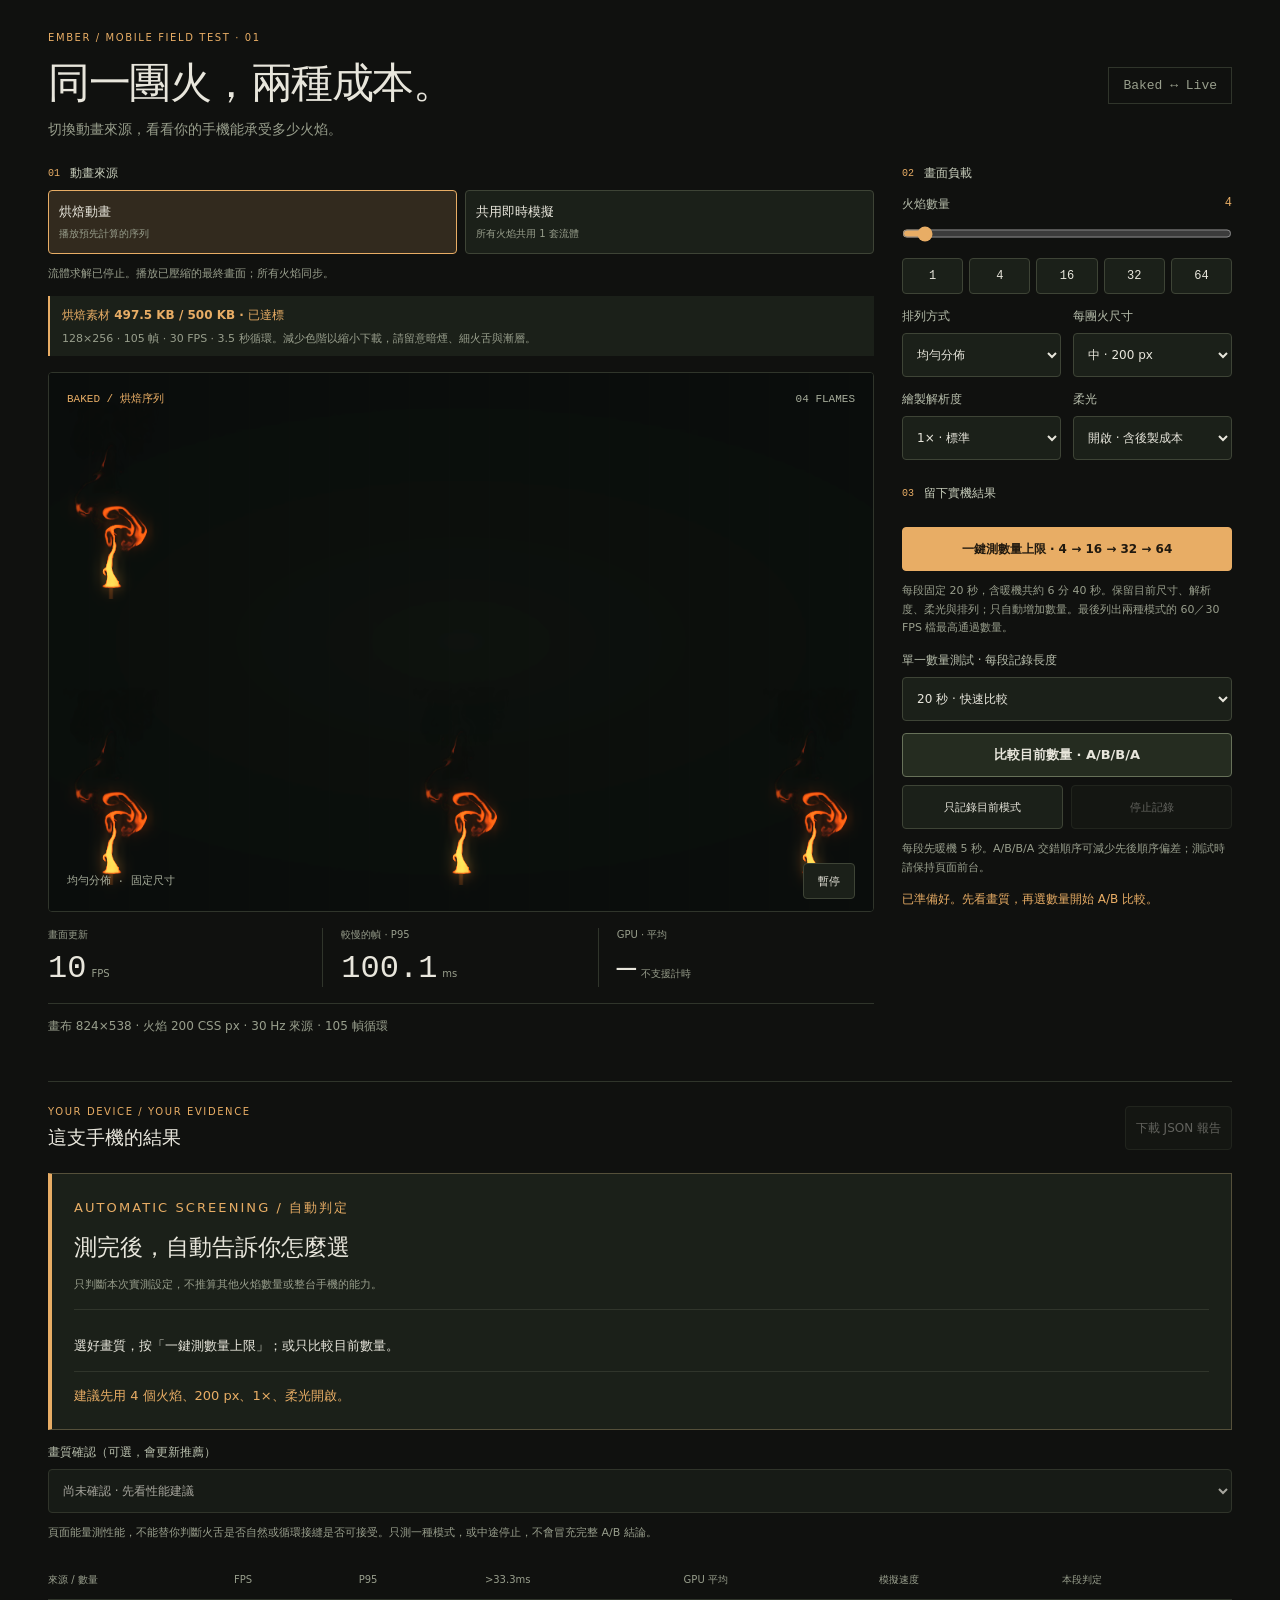
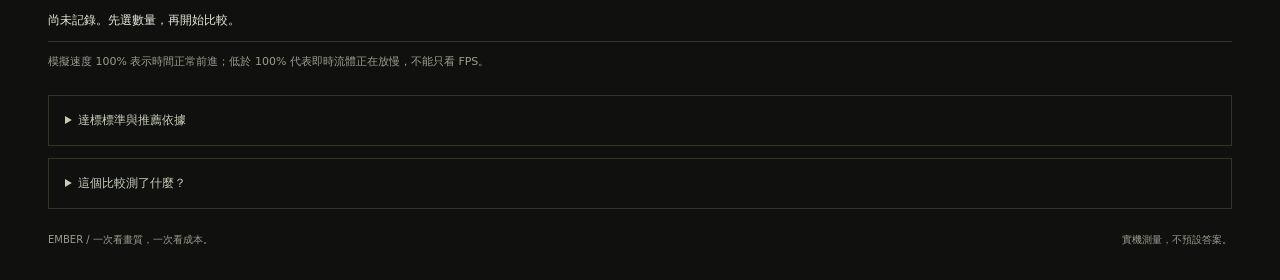
<file: index.html>
<!doctype html>
<html lang="zh-Hant"><head><meta charset="utf-8"><meta name="viewport" content="width=device-width,initial-scale=1"><meta name="theme-color" content="#10110f"><title>EMBER / 手機火焰比較</title><link rel="stylesheet" href="style.css"></head>
<body><main>
<header><div><p class="eyebrow">EMBER / MOBILE FIELD TEST · 01</p><h1>同一團火，兩種成本。</h1><p class="intro">切換動畫來源，看看你的手機能承受多少火焰。</p></div><span class="edition">Baked ↔ Live</span></header>
<section class="workspace">
<div class="visual"><div class="source-controls"><div class="section-label"><b>01</b> 動畫來源</div>
<div class="mode-switch" role="group" aria-label="動畫來源"><button id="baked" aria-pressed="true" disabled><strong>烘焙動畫</strong><small>播放預先計算的序列</small></button><button id="live" aria-pressed="false" disabled><strong>共用即時模擬</strong><small>所有火焰共用 1 套流體</small></button></div>
<p id="modeNote" class="hint">兩種模式使用相同火焰來源、尺寸與更新頻率。烘焙版預先完成上色。</p>
<div class="asset-budget"><strong id="assetBadge">烘焙素材預算 ≤500 KB · 載入驗證中</strong><p id="assetDetail">保留 128×256、105 幀、30 FPS；500 KB 是下載大小，不是 GPU 記憶體。</p></div>
</div><div class="stage" id="stage"><canvas id="canvas" aria-label="火焰效能測試畫面"></canvas><div class="stage-top"><span id="modeTag">準備素材中</span><span id="countTag">04 FLAMES</span></div><div class="stage-bottom"><span id="sceneTag">均勻分佈 · 固定尺寸</span><button id="pause" aria-label="暫停動畫">暫停</button></div><div id="error" role="alert" hidden></div></div>
<div class="metrics"><div><small>畫面更新</small><strong id="fps">—</strong><span>FPS</span></div><div><small>較慢的幀 · P95</small><strong id="p95">—</strong><span>ms</span></div><div><small>GPU · 平均</small><strong id="gpu">—</strong><span id="gpuUnit">ms / 幀</span></div></div>
<p class="caption" id="detail">正在載入預烘焙序列；首次載入不計入測試。</p></div>
<aside>
<div class="section-label"><b>02</b> 畫面負載</div>
<label for="count">火焰數量 <output id="countValue">4</output></label><input id="count" type="range" min="1" max="64" step="1" value="4"><div class="presets" id="presets"><button data-count="1">1</button><button data-count="4">4</button><button data-count="16">16</button><button data-count="32">32</button><button data-count="64">64</button></div>
<div class="fields"><div><label for="layout">排列方式</label><select id="layout"><option value="spread">均勻分佈</option><option value="overlap">密集重疊</option></select></div><div><label for="size">每團火尺寸</label><select id="size"><option value="120">小 · 120 px</option><option value="200" selected>中 · 200 px</option><option value="280">大 · 280 px</option></select></div><div><label for="scale">繪製解析度</label><select id="scale"><option value="0.5">0.5× · 省電</option><option value="1" selected>1× · 標準</option><option value="1.5">1.5× · 精細</option></select></div><div><label for="glow">柔光</label><select id="glow"><option value="off">關閉 · 看火舌</option><option value="on" selected>開啟 · 含後製成本</option></select></div></div>
<div class="section-label"><b>03</b> 留下實機結果</div>
<button id="sweep" class="primary sweep-start" disabled>一鍵測數量上限 · 4 → 16 → 32 → 64</button>
<p class="hint"><span id="sweepTime">每段固定 20 秒，含暖機共約 6 分 40 秒。</span>保留目前尺寸、解析度、柔光與排列；只自動增加數量。最後列出兩種模式的 60／30 FPS 檔最高通過數量。</p>
<label for="duration">單一數量測試 · 每段記錄長度</label><select id="duration"><option value="20">20 秒 · 快速比較</option><option value="60">60 秒 · 穩定性</option><option value="180">180 秒 · 持續負載</option></select>
<button id="compare" class="primary secondary-test" disabled>比較目前數量 · A/B/B/A</button><div class="actions"><button id="record" disabled>只記錄目前模式</button><button id="stop" disabled>停止記錄</button></div>
<p class="hint">每段先暖機 5 秒。A/B/B/A 交錯順序可減少先後順序偏差；測試時請保持頁面前台。</p><p id="status" role="status" aria-live="polite">等待素材。</p>
</aside></section>
<section class="results" id="resultsSection"><div class="results-head"><div><p class="eyebrow">YOUR DEVICE / YOUR EVIDENCE</p><h2>這支手機的結果</h2></div><button id="export" disabled>下載 JSON 報告</button></div><div id="assessment" class="assessment-card" data-status="waiting" aria-live="polite" aria-atomic="true">
<p class="eyebrow">AUTOMATIC SCREENING / 自動判定</p><h3 id="verdictTitle">測完後，自動告訴你怎麼選</h3>
<p id="verdictScope">只判斷本次實測設定，不推算其他火焰數量或整台手機的能力。</p>
<div id="modeVerdicts"></div><p id="verdictDetail">選好畫質，按「一鍵測數量上限」；或只比較目前數量。</p>
<ul id="verdictNotes"></ul><p class="verdict-next" id="verdictNext">建議先用 4 個火焰、200 px、1×、柔光開啟。</p>
</div>
<label for="visualQuality">畫質確認（可選，會更新推薦）</label><select id="visualQuality" disabled><option value="pending">尚未確認 · 先看性能建議</option><option value="both">兩種畫質都能接受</option><option value="baked">只接受烘焙動畫的畫質</option><option value="live">只接受即時模擬的畫質</option><option value="neither">兩種畫質都不滿意</option></select>
<p class="hint">頁面能量測性能，不能替你判斷火舌是否自然或循環接縫是否可接受。只測一種模式，或中途停止，不會冒充完整 A/B 結論。</p>
<div class="table-scroll"><table><thead><tr><th>來源 / 數量</th><th>FPS</th><th>P95</th><th>&gt;33.3ms</th><th>GPU 平均</th><th>模擬速度</th><th>本段判定</th></tr></thead><tbody id="rows"><tr><td colspan="7">尚未記錄。先選數量，再開始比較。</td></tr></tbody></table></div><p class="hint">模擬速度 100% 表示時間正常前進；低於 100% 代表即時流體正在放慢，不能只看 FPS。</p></section>
<details class="standards"><summary>達標標準與推薦依據</summary><div class="notes">
<p>一鍵掃描依序測 4、16、32、64，每個數量都跑 A/B/B/A，每段 20 秒加 5 秒暖機。若不支援即時模式，各數量只測兩次烘焙。未完成不產生上限；出現低數量未通過、高數量卻通過時，相關檔位標記結果不一致，不採信該上限。推薦優先 60 FPS 檔，再比較最高實測數量；無可用的 60 FPS 檔才考慮 30 FPS。通過 64 表示至少已測至 64，不推斷硬體極限。</p><p>以下是這次火焰實驗的初篩門檻，不是手機認證，也不代表完整遊戲已達標。先固定 200 px、1×、柔光開啟、均勻分佈，再依序測 4、16、32 個。</p>
<div class="table-scroll"><table><thead><tr><th>項目</th><th>60 FPS 檔</th><th>30 FPS 檔候選</th></tr></thead><tbody>
<tr><td>平均 FPS</td><td>≥58</td><td>≥29</td></tr><tr><td>P95 幀間隔</td><td>≤20 ms</td><td>≤40 ms</td></tr><tr><td>超過 33.3 ms 的幀</td><td>&lt;1%</td><td>不作此檔門檻</td></tr><tr><td>即時模擬速度</td><td>≥95%</td><td>≥95%</td></tr></tbody></table></div>
<p>同一模式的兩段都要通過，取較差檔位。20／60 秒只屬快速初篩。180 秒長測另外要求前 1/3、後 1/3 仍達標；後段或後一次同模式記錄的 FPS 下降超過 10%，會標記「持續性未通過」。10% 是本頁的掉速提醒線，不是發熱診斷。</p>
<p>推薦先比較可用性、達標檔位、持續性與你確認的畫質。兩者同檔時，裝飾性火焰預設優先烘焙；若即時模式有一致、充分的 GPU 優勢，才改推即時。GPU 優勢要求兩段皆至少低 20%、平均差至少 0.2 ms，各段 FPS 差異不超過 5%，且計時覆蓋至少 80% 的幀、沒有 disjoint 標記。GPU 計時不支援時，仍可用 FPS 與幀時間初篩，不推斷 GPU 優勢或電量差異。</p>
<p>建議若僅達 30 FPS 檔，代表可考慮低畫質方案；此頁沒有自動鎖定 30 FPS。修改數量、解析度或排列後，須重新測試。手機固定亮度、關閉省電模式、盡量不要邊充電邊測；長測前勿已處於高溫狀態。</p>
</div></details>
<details><summary>這個比較測了什麼？</summary><div class="notes"><p>即時模式：64×128 速度網格、128×256 狀態、20 次壓力迭代、30 Hz 更新。無論顯示幾團火，都只有一套流體求解。</p><p>烘焙模式：同一套流體與材質預先輸出 30 FPS 的最終畫面，再減少色階並壓縮儲存；下載不超過 500 KB，沒有背景流體計算。細火舌、暗煙及漸層可能有量化痕跡。循環接縫使用 0.5 秒混合，會有些許形態變化。所有火焰同步，避免把動畫錯相造成的差異混進比較。</p><p>兩種模式共用相同合成與柔光；烘焙已預先上色，即時模式仍需現場模擬和上色。不是原 v3 高畫質檔，也不是完整遊戲效能。透明重疊、顯示面積與畫布解析度都影響結果。GPU 計時不受支援時顯示「不支援」，不以 CPU 時間代替。</p><p id="memory">下載量與 GPU 紋理空間分開計算；這不是網頁總記憶體。切換時兩種資源會保留以免重新下載／編譯，但烘焙模式完全停止流體更新。</p><p>報告只在本機產生，不會自動上傳。若裝置不支援浮點渲染，可單獨測試烘焙模式。分頁切至背景、調整視窗或變更設定會中止當段，避免把不完整資料當成成績。</p><p><a href="README.md">實作、來源與測試邊界</a></p></div></details>
<footer>EMBER / 一次看畫質，一次看成本。 <span>實機測量，不預設答案。</span></footer>
</main><script type="module" src="app.js"></script></body></html>
</file>
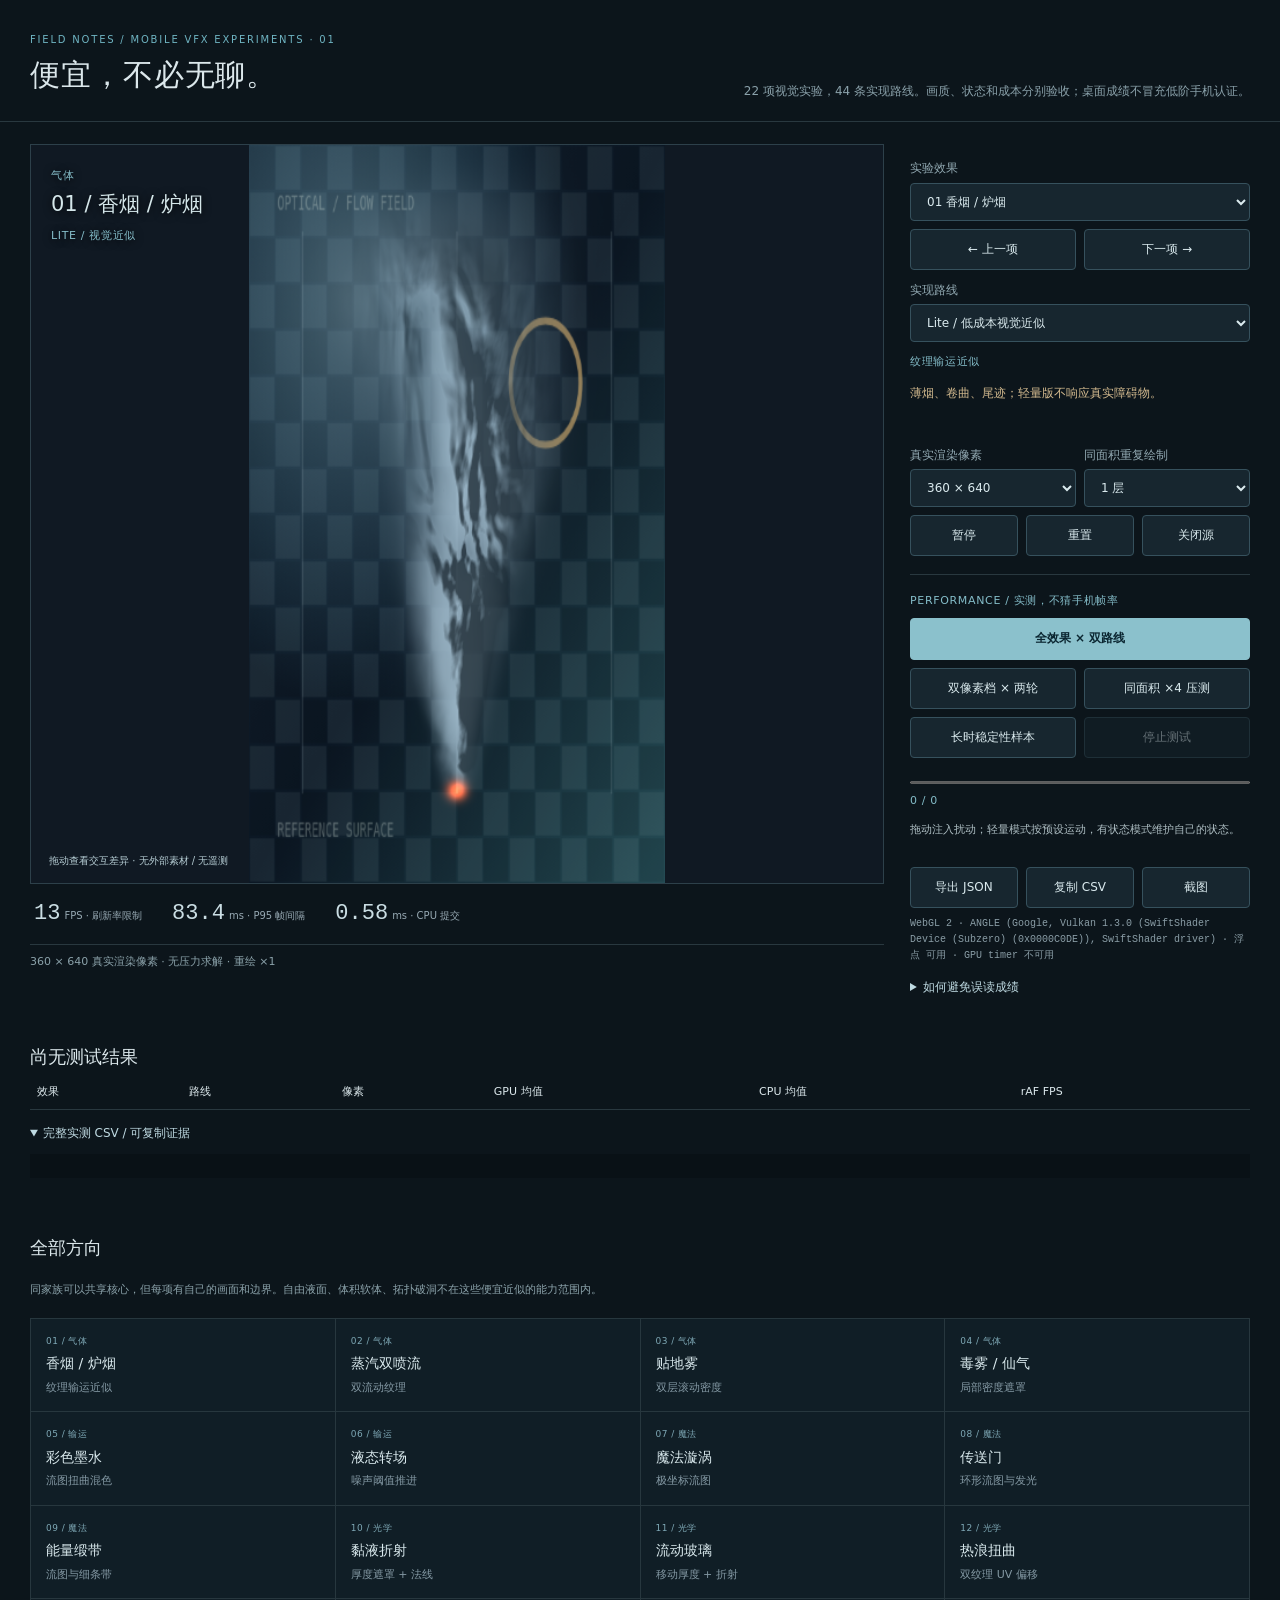
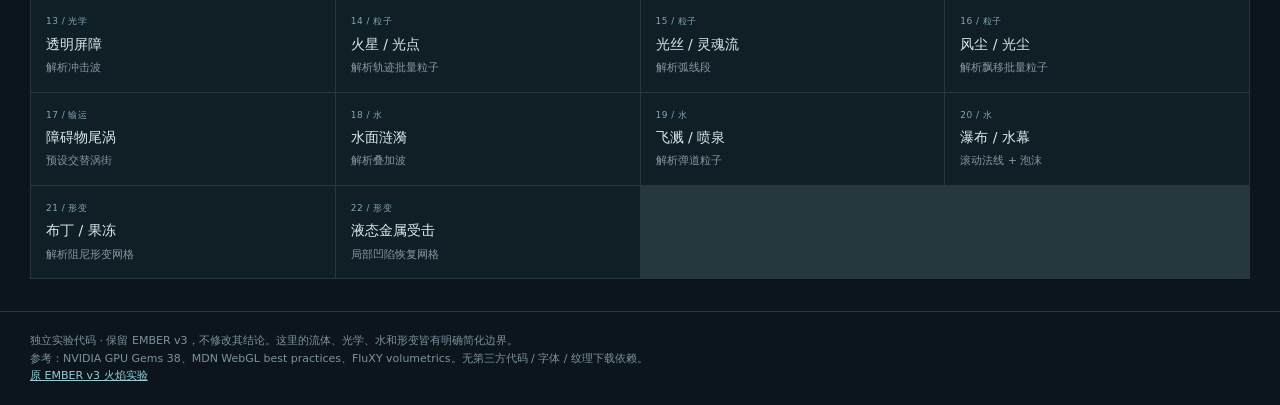
<file: field-lab/index.html>
<!doctype html><html lang="zh-Hans"><head><meta charset="utf-8"><meta name="viewport" content="width=device-width,initial-scale=1"><meta name="theme-color" content="#0c151b"><title>FIELD / 22 mobile VFX experiments</title><style>
*{box-sizing:border-box}body{margin:0;background:#0c151b;color:#dbe7eb;font:14px/1.6 system-ui,-apple-system,sans-serif}header{max-width:1440px;margin:auto;padding:27px 30px 20px;display:flex;justify-content:space-between;align-items:end;border-bottom:1px solid #29383f}header small{letter-spacing:.18em;color:#6fb4c2;font-size:10px}h1{font-weight:500;font-size:30px;letter-spacing:.03em;margin:2px 0}header p{color:#8aa1aa;font-size:12px;max-width:510px;margin:0}.label{color:#84bcc8;font-size:11px;letter-spacing:.06em}main{max-width:1440px;margin:auto;padding:22px 30px;display:grid;grid-template-columns:minmax(0,1fr) 340px;gap:26px}.stage{position:relative;width:100%;max-height:740px;overflow:hidden;background:#111c25;border:1px solid #2d404a}.stage canvas{display:block;width:100%;height:100%;object-fit:contain;touch-action:none;background:#101923}.overlay{position:absolute;top:18px;left:20px;pointer-events:none;color:#d5e7ea;text-shadow:0 1px 9px #000}h2{font-size:21px;font-weight:500;margin:2px 0}.hint{position:absolute;bottom:14px;left:18px;font-size:10px;color:#b4cbd2;pointer-events:none}.meters{display:flex;gap:30px;padding:12px 4px;border-bottom:1px solid #29383f;color:#97a9b3;font-size:10px}.meters b{font:22px/1.6 monospace;color:#cadde3;margin-right:4px}.subnote{font-size:11px;color:#8ba2aa;padding:8px 0}aside{padding:4px 0}label{display:block;font-size:12px;color:#91a8b1;margin:11px 0 4px}button,select{font:inherit;font-size:12px;color:#daeaee;border:1px solid #36515d;background:#17262f;padding:10px 12px;border-radius:4px}select{width:100%}button{cursor:pointer}button:hover{border-color:#99d1d9}button:disabled{opacity:.43;cursor:default}.row{display:flex;gap:8px;margin:8px 0}.row>*{flex:1;min-width:0}.primary{background:#8bc1cc;color:#0b2631;border-color:#8bc1cc;font-weight:600}.section{border-top:1px solid #29383f;margin-top:18px;padding-top:13px}.status{font-size:11px;color:#adbdc2;margin:10px 0;min-height:36px}.failure{color:#ffb4a7}#limit{font-size:12px;color:#d2b98e;line-height:1.7;min-height:40px}#device{font:10px/1.6 monospace;color:#8a9da6;overflow-wrap:anywhere}progress{width:100%;height:5px;accent-color:#8bc1cc}details{margin:14px 0;color:#8ea5af;font-size:12px}summary{cursor:pointer;color:#bfdae2}.catalog,.results{max-width:1440px;margin:auto;padding:18px 30px 32px}.catalog h2,.results h2{font-size:18px}#overview{display:grid;grid-template-columns:repeat(4,1fr);gap:1px;background:#27373e;border:1px solid #27373e}#overview button{border:0;border-radius:0;background:#101e26;text-align:left;padding:15px;display:flex;flex-direction:column;gap:4px}#overview small{font-size:9px;color:#7fa9b6;letter-spacing:.05em}#overview strong{font-size:14px;font-weight:500}#overview span{color:#8499a4;font-size:11px}pre{white-space:pre-wrap;overflow-wrap:anywhere;font:10px/1.5 monospace;max-height:500px;overflow:auto;padding:12px;background:#091116}table{width:100%;border-collapse:collapse;font-size:11px}td,th{text-align:left;padding:9px 7px;border-bottom:1px solid #29383f;font-weight:400}.table-wrap{overflow:auto}footer{border-top:1px solid #29383f;padding:20px 30px;color:#7b929d;font-size:11px;max-width:1440px;margin:auto}a{color:#94cdd8}.capture header,.capture aside,.capture .meters,.capture .subnote,.capture .catalog,.capture .results,.capture footer,.capture .overlay,.capture .hint{display:none}.capture main{display:block;padding:0;margin:0;width:100vw;height:100vh}.capture .stage{width:100vw;height:100vh;max-height:none;border:0;aspect-ratio:auto!important}.capture canvas{object-fit:fill}@media(max-width:780px){header{padding:18px 16px;display:block}header p{margin-top:8px}h1{font-size:25px}main{padding:14px;display:block}.stage{max-height:70vh}.overlay{top:12px;left:12px}h2{font-size:18px}aside{margin-top:20px}#overview{grid-template-columns:repeat(2,1fr)}.catalog,.results{padding:14px}footer{padding:18px 14px}}
</style></head><body><header><div><small>FIELD NOTES / MOBILE VFX EXPERIMENTS · 01</small><h1>便宜，不必无聊。</h1></div><p>22 项视觉实验，44 条实现路线。画质、状态和成本分别验收；桌面成绩不冒充低阶手机认证。</p></header><main><section><div class="stage" id="stage"><canvas id="canvas"></canvas><div class="overlay"><span class="label" id="family"></span><h2 id="effect-title"></h2><span class="label" id="route-label"></span></div><div class="hint">拖动查看交互差异 · 无外部素材 / 无遥测</div></div><div class="meters"><span><b id="fps">—</b>FPS · 刷新率限制</span><span><b id="p95">—</b>ms · P95 帧间隔</span><span><b id="cpu">—</b>ms · CPU 提交</span></div><div class="subnote" id="config-label"></div></section><aside><label>实验效果</label><select id="effect"></select><div class="row"><button id="previous">← 上一项</button><button id="next">下一项 →</button></div><label>实现路线</label><select id="route"><option value="lite">Lite / 低成本视觉近似</option><option value="stateful">Stateful / 有状态对照</option></select><p class="label" id="method"></p><p id="limit"></p><div class="row"><div><label>真实渲染像素</label><select id="resolution"><option value="360x640">360 × 640</option><option value="720x1280">720 × 1280</option><option value="512x512">512 × 512</option></select></div><div><label>同面积重复绘制</label><select id="layers"><option value="1">1 层</option><option value="4">4 层 · 共享状态</option><option value="8">8 层 · 共享状态</option></select></div></div><div class="row"><button id="pause">暂停</button><button id="reset">重置</button><button id="source">关闭源</button></div><div class="section"><span class="label">PERFORMANCE / 实测，不猜手机帧率</span><div class="row"><button class="primary" id="run">全效果 × 双路线</button></div><div class="row"><button id="fullrun">双像素档 × 两轮</button><button id="overdraw">同面积 ×4 压测</button></div><div class="row"><button id="soak">长时稳定性样本</button><button id="stop" disabled>停止测试</button></div><progress id="progress" value="0" max="45"></progress><span class="label" id="progress-text">0 / <span id="total">45</span></span><div class="status" id="status"></div><div class="row"><button id="export">导出 JSON</button><button id="copycsv">复制 CSV</button><button id="save">截图</button></div><div id="device"></div></div><details><summary>如何避免误读成绩</summary><p>GPU 查询测量 GL 指令，不含基础游戏或浏览器合成；背景是预先准备的参考纹理，不含从真实游戏捕获颜色缓冲的成本。有状态流体 / 波面按 30 Hz 更新。GPU 均值包含更新帧与非更新帧；同时导出各自均值。CPU 与 GPU 异步重叠，不能简单相加。</p><p>测试时锁定设置，离开前台立即停止。双轮矩阵第二轮逆序，减少固定顺序的偏差。纹理像素数不是手机屏幕逻辑尺寸。长时样本不等于浏览器能测量芯片温度。</p></details></aside><section class="results" style="grid-column:1/-1;width:100%;padding:0"><h2 id="result-count">尚无测试结果</h2><div class="table-wrap"><table><thead><tr><th>效果</th><th>路线</th><th>像素</th><th>GPU 均值</th><th>CPU 均值</th><th>rAF FPS</th></tr></thead><tbody id="result-rows"></tbody></table></div><details open><summary>完整实测 CSV / 可复制证据</summary><pre id="csv"></pre></details></section></main><section class="catalog"><h2>全部方向</h2><p class="subnote">同家族可以共享核心，但每项有自己的画面和边界。自由液面、体积软体、拓扑破洞不在这些便宜近似的能力范围内。</p><div id="overview"></div></section><footer>独立实验代码 · 保留 EMBER v3，不修改其结论。这里的流体、光学、水和形变皆有明确简化边界。<br>参考：NVIDIA GPU Gems 38、MDN WebGL best practices、FluXY volumetrics。无第三方代码 / 字体 / 纹理下载依赖。<br><a href="https://rawcdn.githack.com/JustSomeCodeUser/hello-world/07331ce87a1296ae92196d1a631c60a60dfa8822/ember-v3.html">原 EMBER v3 火焰实验</a></footer>
<script src="catalog.js"></script><script src="shaders.js"></script><script src="engine.js"></script><script src="app.js"></script>
</body></html>
</file>
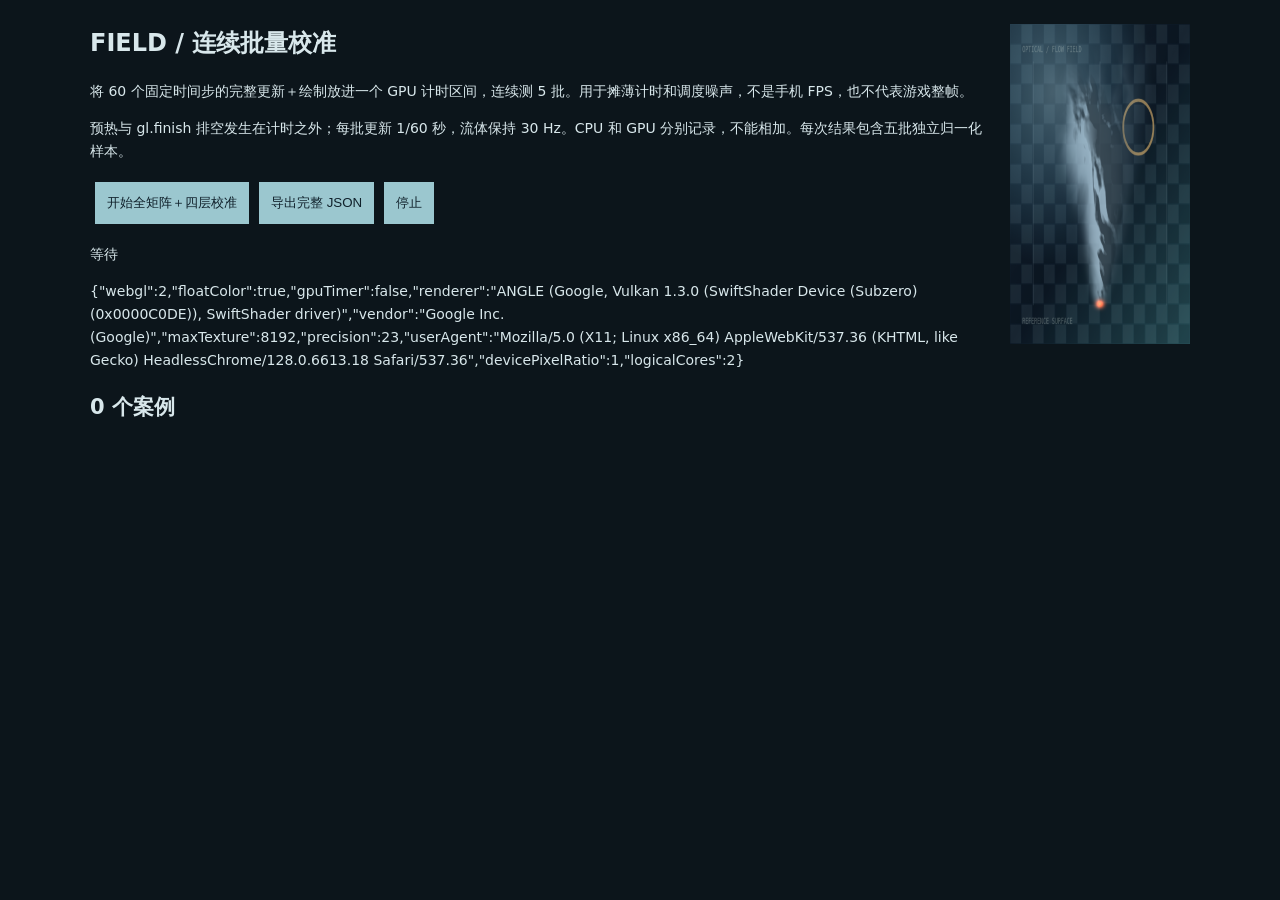
<file: field-lab/calibrate.html>
<!doctype html><html lang="zh-Hans"><meta charset="utf-8"><meta name="viewport" content="width=device-width,initial-scale=1"><title>FIELD / Batch calibration</title><style>body{margin:24px auto;padding:0 18px;max-width:1100px;background:#0c151b;color:#d8e7eb;font:14px/1.65 system-ui}canvas{width:180px;height:320px;float:right;margin:0 0 20px 24px}button{background:#9bc7cf;color:#10212b;padding:12px;border:0;margin:5px;cursor:pointer}pre{font:10px/1.5 monospace;white-space:pre-wrap;overflow-wrap:anywhere}h1{font-size:24px}small{color:#94aab4}main{clear:both}</style><header><canvas id="c" width="360" height="640"></canvas><h1>FIELD / 连续批量校准</h1><p>将 60 个固定时间步的完整更新＋绘制放进一个 GPU 计时区间，连续测 5 批。用于摊薄计时和调度噪声，不是手机 FPS，也不代表游戏整帧。</p><p>预热与 gl.finish 排空发生在计时之外；每批更新 1/60 秒，流体保持 30 Hz。CPU 和 GPU 分别记录，不能相加。每次结果包含五批独立归一化样本。</p><button id="run">开始全矩阵＋四层校准</button><button id="export">导出完整 JSON</button><button id="stop">停止</button><p id="status">等待</p><p id="device"></p></header><main><h2 id="count">0 个案例</h2><pre id="csv"></pre></main><script src="catalog.js"></script><script src="shaders.js"></script><script src="engine.js"></script><script>
'use strict';
const $=x=>document.getElementById(x),q=new URLSearchParams(window.__testQuery||location.search),e=new FXEngine($('c'),q.get('webgl')==='1'),g=e.gl,ext=e.timer;let running=false,stop=false,rows=[],queue=[],errors=[];const N=+(q.get('batch')||60),REPS=+(q.get('reps')||5),median=a=>[...a].sort((x,y)=>x-y)[Math.floor(a.length/2)],round=x=>x==null?null:+x.toFixed(6),sleep=()=>new Promise(r=>requestAnimationFrame(r));
$('device').textContent=JSON.stringify(e.device);
function output(){const head=['case','effect','route','pixels','layers','status','gpu_median_ms','gpu_min_ms','gpu_max_ms','cpu_median_ms','draws_per_frame','updates_per_frame','texture_bytes'];for(let k=1;k<=REPS;k++)head.push('gpu_b'+k);for(let k=1;k<=REPS;k++)head.push('cpu_b'+k);let lines=[head.join(',')];for(let r of rows){const good=r.batches.filter(x=>x.gpuMs!=null),gpu=good.map(x=>x.gpuMs),cpu=r.batches.map(x=>x.cpuMs);lines.push([r.case,r.effect,r.route,r.pixels,r.layers,r.status,gpu.length?round(median(gpu)):'',gpu.length?round(Math.min(...gpu)):'',gpu.length?round(Math.max(...gpu)):'',cpu.length?round(median(cpu)):'',r.batches[0]?.drawsPerFrame??'',r.batches[0]?.updatesPerFrame??'',r.memory,...r.batches.map(x=>x.gpuMs??''),...r.batches.map(x=>x.cpuMs)].join(','));}$('csv').textContent=lines.join('\n');$('count').textContent=rows.length+' 个案例';}
async function batch(){g.finish();let query=null;if(ext){query=e.gl2?g.createQuery():ext.createQueryEXT();if(e.gl2)g.beginQuery(ext.TIME_ELAPSED_EXT,query);else ext.beginQueryEXT(ext.TIME_ELAPSED_EXT,query);}e.drawCalls=0;const step0=e.simSteps,start=performance.now();for(let i=0;i<N;i++){e.advance(1/60);e.render();}const cpu=(performance.now()-start)/N;if(query){if(e.gl2)g.endQuery(ext.TIME_ELAPSED_EXT);else ext.endQueryEXT(ext.TIME_ELAPSED_EXT);}g.flush();let gpu=null,disjoint=false;const until=performance.now()+15000;if(query){for(;;){await sleep();if(g.getParameter(ext.GPU_DISJOINT_EXT)){disjoint=true;break;}let ready=e.gl2?g.getQueryParameter(query,g.QUERY_RESULT_AVAILABLE):ext.getQueryObjectEXT(query,ext.QUERY_RESULT_AVAILABLE_EXT);if(ready){const ns=e.gl2?g.getQueryParameter(query,g.QUERY_RESULT):ext.getQueryObjectEXT(query,ext.QUERY_RESULT_EXT);gpu=ns/1e6/N;break;}if(performance.now()>until){errors.push('timer timeout');break;}}if(e.gl2)g.deleteQuery(query);else ext.deleteQueryEXT(query);}else await sleep();return{gpuMs:round(gpu),cpuMs:round(cpu),disjoint,drawsPerFrame:e.drawCalls/N,updatesPerFrame:(e.simSteps-step0)/N};}
async function run(){if(running)return;running=true;stop=false;rows=[];queue=[];errors=[];$('run').disabled=true;window.CAL_DONE=false;const ids=q.has('only')?q.get('only').split(','):EFFECTS.map(x=>x.id);const sizes=q.has('single')?[[360,640]]:[[360,640],[720,1280]];for(let [w,h]of sizes){queue.push({id:'baseline',route:'lite',w,h,layers:1});for(let id of ids)for(let route of ['lite','stateful'])queue.push({id,route,w,h,layers:1});}if(!q.has('nooverdraw'))for(let id of ids)for(let route of ['lite','stateful'])queue.push({id,route,w:360,h:640,layers:4});let total=queue.length;
while(queue.length&&!stop){if(document.hidden){errors.push('hidden');stop=true;break;}let c=queue.shift();let r={case:rows.length,effect:c.id,route:c.route,pixels:c.w+'x'+c.h,layers:c.layers,status:'ok',batches:[],memory:0};try{e.canvas.width=c.w;e.canvas.height=c.h;e.layers=c.layers;e.configure(c.id,c.route);r.memory=e.memoryBytes;for(let i=0;i<90;i++){e.advance(1/60);e.render();}g.finish();for(let k=0;k<REPS&&!stop;k++){$('status').textContent=`${r.case+1}/${total} · ${c.id} ${c.route} ${r.pixels} ×${c.layers} · 批次 ${k+1}/${REPS}`;await sleep();if(document.hidden){stop=true;errors.push('hidden');break;}r.batches.push(await batch());}const err=g.getError();if(err){r.status='gl-error';r.glError=err;}if(r.batches.some(b=>b.disjoint))r.status='disjoint';if(r.batches.length!==REPS)r.status='incomplete';}catch(error){r.status='unsupported';r.error=String(error);}rows.push(r);output();}
running=false;$('run').disabled=false;$('status').textContent=stop?'停止，结果不完整':'完成：比较均摊 GPU 成本与 CPU 提交成本；不要直接外推为手机 FPS。';window.CAL_DONE=true;}
function report(){return{schema:'field-batch-calibration/1',createdAt:new Date().toISOString(),device:e.device,batchFrames:N,batchesPerCase:REPS,fixedDt:1/60,fluidHz:30,notes:['All shader preparation and the preceding GPU drain are outside the query. Each measured batch contains complete advances and rendering, not a stripped substitute shader.','This is an off-vsync throughput microbenchmark, not a sustained mobile FPS or full-game budget. Includes GL scheduling/command supply inside the interval.','Four-layer cases share one state; they are not four independent fluid simulations.','Reference scene texture is precomputed; game framebuffer capture is excluded.'],complete:!running&&!stop,errors,rows};}
$('run').onclick=run;$('stop').onclick=()=>{stop=true};$('export').onclick=()=>{const u=URL.createObjectURL(new Blob([JSON.stringify(report(),null,2)],{type:'application/json'}));let a=document.createElement('a');a.href=u;a.download='field-calibration-'+Date.now()+'.json';a.click();setTimeout(()=>URL.revokeObjectURL(u),1000);};window.CAL={run,report,engine:e};e.render();if(q.has('autorun'))setTimeout(run,500);
</script></html>
</file>
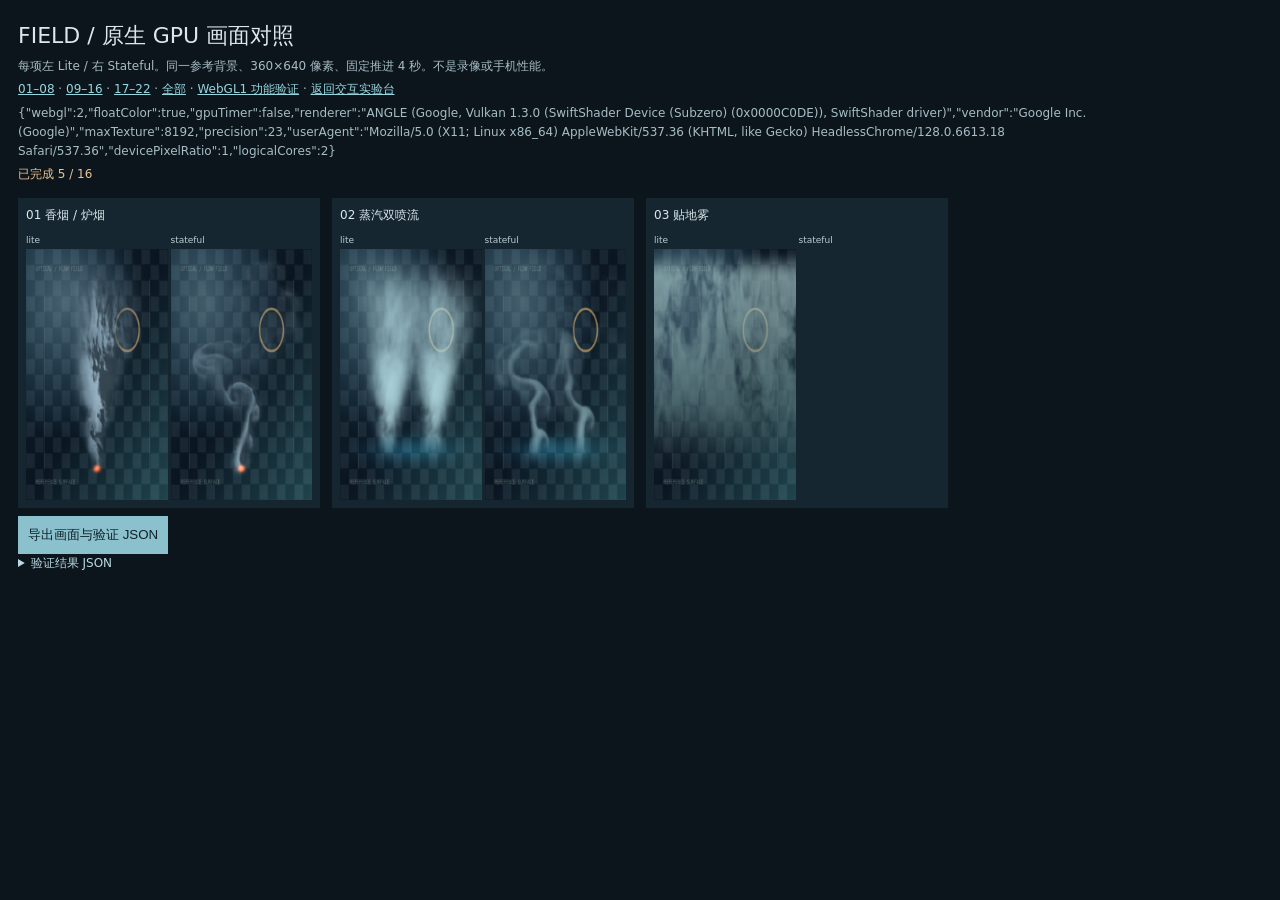
<file: field-lab/review.html>
<!doctype html><html lang="zh-Hans"><meta charset="utf-8"><meta name="viewport" content="width=device-width,initial-scale=1"><title>FIELD / native visual review</title><style>body{margin:18px;background:#0c151b;color:#dbe7eb;font:12px/1.6 system-ui}h1{font-weight:500;font-size:22px;margin:0}p{margin:4px 0;color:#a6bdc5}#grid{display:grid;grid-template-columns:repeat(4,minmax(0,1fr));gap:12px;margin-top:14px}article{background:#152630;padding:8px}article h2{font-size:12px;margin:0 0 4px;font-weight:500}.pair{display:flex;gap:3px}.pair>div{width:50%}img{width:100%;height:auto;display:block}small{font-size:9px;color:#b9cbd2}pre{white-space:pre-wrap;font:10px/1.4 monospace}a{color:#97d6df}button{background:#8bc1cc;color:#10212b;border:0;padding:10px;margin:8px 8px 0 0}canvas{display:none}summary{cursor:pointer;color:#b9d9e3}#status{color:#ebc394}@media(max-width:600px){#grid{grid-template-columns:repeat(2,minmax(0,1fr))}}</style><h1>FIELD / 原生 GPU 画面对照</h1><p>每项左 Lite / 右 Stateful。同一参考背景、360×640 像素、固定推进 4 秒。不是录像或手机性能。</p><p><a href="?group=0">01–08</a> · <a href="?group=1">09–16</a> · <a href="?group=2">17–22</a> · <a href="?group=all">全部</a> · <a href="?group=all&gl1=1">WebGL1 功能验证</a> · <a href="index.html">返回交互实验台</a></p><p id="device"></p><p id="status">开始构建…</p><canvas id="c" width="360" height="640"></canvas><div id="grid"></div><button id="export">导出画面与验证 JSON</button><details><summary>验证结果 JSON</summary><pre id="results"></pre></details><script src="catalog.js"></script><script src="shaders.js"></script><script src="engine.js"></script><script>
'use strict';
(async()=>{const $=id=>document.getElementById(id),q=new URLSearchParams(location.search),e=new FXEngine($('c'),q.has('gl1')),group=q.get('group')||'0',effects=group==='all'?EFFECTS:EFFECTS.slice(+group*8,+group*8+8),results=[],images=[];const sleep=()=>new Promise(r=>setTimeout(r,0));$('device').textContent=JSON.stringify(e.device);window.REVIEW={engine:e,results,images};for(const def of effects){let card=document.createElement('article');card.innerHTML='<h2>'+def.no+' '+def.name+'</h2><div class="pair"></div>';$('grid').append(card);for(const route of ['lite','stateful']){let row={id:def.id,route},div=document.createElement('div');div.innerHTML='<small>'+route+'</small>';card.querySelector('.pair').append(div);try{e.configure(def.id,route);for(let j=0;j<8;j++){for(let i=0;i<30;i++){e.advance(1/60);if(e.trail)e.render()}await sleep()}e.render();e.gl.finish();let img=document.createElement('img');img.src=e.canvas.toDataURL();div.append(img);images.push({id:def.id,route,dataURL:img.src});row.glError=e.gl.getError();row.info=e.info();const g=e.gl;let target=e.fluid?.dye.a||e.wave?.a;if(target){g.bindFramebuffer(g.FRAMEBUFFER,target.fb);const a=target.isFloat?new Float32Array(target.w*target.h*4):new Uint8Array(target.w*target.h*4);g.readPixels(0,0,target.w,target.h,g.RGBA,target.isFloat?g.FLOAT:g.UNSIGNED_BYTE,a);row.readbackError=g.getError();row.nonfinite=0;row.max=-Infinity;row.min=Infinity;for(const x of a){if(!Number.isFinite(x))row.nonfinite++;row.max=Math.max(row.max,x);row.min=Math.min(row.min,x)}}row.status=row.glError||row.readbackError||row.nonfinite?'check-failed':'pass';}catch(err){row.status=q.has('gl1')&&route==='stateful'&&def.engine==='fluid'?'expected-unsupported':'failed';row.error=String(err);div.append(document.createTextNode(row.status));}results.push(row);$('status').textContent='已完成 '+results.length+' / '+effects.length*2;$('results').textContent=JSON.stringify({device:e.device,results},null,2);await sleep()}}
$('status').textContent='完成 '+results.length+' 项路线；技术通过 ≠ 商业美术验收。';window.REVIEW_DONE=true;$('export').onclick=()=>{const a=document.createElement('a'),u=URL.createObjectURL(new Blob([JSON.stringify({device:e.device,results,images})],{type:'application/json'}));a.href=u;a.download='field-visual-evidence.json';a.click();setTimeout(()=>URL.revokeObjectURL(u),2000)};
})();
</script></html>
</file>
<file: style.css>
:root{color-scheme:dark;font-family:system-ui,-apple-system,"Segoe UI",sans-serif;background:#10110f;color:#e8e6dc;--muted:#989e8c;--line:#30352b;--accent:#e8ad65}*{box-sizing:border-box}body{margin:0}main{max-width:1240px;margin:auto;padding:32px 28px}header{display:flex;align-items:center;justify-content:space-between;margin-bottom:26px}.eyebrow{font-size:10px;letter-spacing:.16em;color:var(--accent);margin:0 0 12px}h1{font-size:clamp(27px,4vw,42px);font-weight:550;letter-spacing:-.035em;margin:0 0 10px}.intro{font-size:14px;color:var(--muted);margin:0}.edition{font-family:monospace;border:1px solid var(--line);padding:10px 14px;color:var(--muted)}.workspace{display:grid;grid-template-columns:minmax(0,1fr) 330px;gap:28px}.stage{height:540px;position:relative;background:#080b0a;border:1px solid var(--line);overflow:hidden;border-radius:4px}canvas{width:100%;height:100%;display:block}.stage-top,.stage-bottom{position:absolute;left:18px;right:18px;display:flex;justify-content:space-between;align-items:center;font:11px monospace;color:#a8ae9c;pointer-events:none}.stage-top{top:18px}.stage-top span:first-child{color:var(--accent)}.stage-bottom{bottom:12px}.stage-bottom button{pointer-events:auto;padding:8px 14px;min-height:36px}button,select{font:inherit;border:1px solid #3e4436;border-radius:4px;background:#1b2019;color:#e8e6dc;min-height:44px;padding:10px;cursor:pointer}button:hover{border-color:var(--accent)}button:focus-visible,select:focus-visible,input:focus-visible,summary:focus-visible{outline:2px solid var(--accent);outline-offset:3px}button:disabled{opacity:.38;cursor:default}select{width:100%;font-size:12px}.metrics{display:grid;grid-template-columns:repeat(3,1fr);margin-top:16px;border-bottom:1px solid var(--line);padding-bottom:16px}.metrics>div{border-right:1px solid var(--line);padding-left:18px}.metrics>div:first-child{padding-left:0}.metrics>div:last-child{border:0}.metrics small{display:block;font-size:10px;color:var(--muted);margin-bottom:8px}.metrics strong{font:32px monospace;font-weight:400}.metrics span{font-size:10px;color:var(--muted);margin-left:5px}.caption{font-size:12px;line-height:1.7;color:var(--muted)}.section-label{color:#c7cdbb;font-size:12px;margin:0 0 13px;display:flex;gap:10px;align-items:center}.section-label:not(:first-child){margin-top:25px}.section-label b{font:10px monospace;color:var(--accent)}.mode-switch{display:grid;grid-template-columns:1fr 1fr;gap:8px}.mode-switch button{text-align:left;padding:12px 10px}.mode-switch strong{font-size:13px;font-weight:550;display:block}.mode-switch small{display:block;font-size:10px;margin-top:6px;color:var(--muted)}button[aria-pressed=true]{background:#322a1e;border-color:var(--accent)}label{display:block;font-size:12px;color:#b7beac;margin:14px 0 8px}output{float:right;color:var(--accent);font-family:monospace}input[type=range]{width:100%;accent-color:var(--accent);height:25px;margin:0}.presets{display:flex;gap:6px;margin-top:8px}.presets button{flex:1;font:12px monospace;padding:6px;min-height:36px}.fields{display:grid;grid-template-columns:1fr 1fr;gap:0 12px}.hint{color:var(--muted);font-size:11px;line-height:1.7}.primary{background:var(--accent);color:#20190f;width:100%;border-color:var(--accent);font-weight:600;font-size:13px;margin-top:12px}.actions{display:flex;gap:8px;margin-top:8px}.actions button{flex:1;font-size:11px}#status{font-size:12px;line-height:1.7;min-height:40px;color:var(--accent)}.results{margin:32px 0 24px;border-top:1px solid var(--line);padding-top:24px}.results-head{display:flex;justify-content:space-between;align-items:center;gap:12px}.results-head .eyebrow{margin-bottom:8px}h2{font-size:19px;font-weight:500;margin:0}.results-head button{font-size:12px}.table-scroll{overflow:auto;margin-top:18px}table{border-collapse:collapse;width:100%;font-size:12px;white-space:nowrap}th{text-align:left;font-size:10px;color:var(--muted);font-weight:400}th,td{padding:12px 14px;border-bottom:1px solid var(--line)}th:first-child,td:first-child{padding-left:0}td{font-variant-numeric:tabular-nums}details{border:1px solid var(--line);padding:16px;font-size:12px;color:var(--muted)}summary{cursor:pointer;color:#c7cdbb}.notes{line-height:1.8}a{color:var(--accent)}footer{display:flex;justify-content:space-between;margin-top:24px;font-size:10px;color:var(--muted)}#error{position:absolute;left:20px;right:20px;top:60px;padding:16px;background:#47271b;color:#ffdbb5;font-size:13px;line-height:1.7}#error[hidden]{display:none}@media(max-width:780px){main{padding:22px 16px}.edition{display:none}header{margin-bottom:20px}.workspace{display:block}.stage{height:min(105vw,460px)}aside{margin-top:24px}.metrics strong{font-size:27px}.metrics>div{padding-left:12px}.metrics span{display:block;margin:5px 0 0}.stage-top,.stage-bottom{left:12px;right:12px;font-size:10px}.mode-switch button{min-height:68px}.fields{gap:0 14px}.results-head{align-items:flex-end}.results-head button{max-width:130px}footer span{display:none}}
:root .source-controls{margin-bottom:16px}.source-controls .section-label{margin-bottom:8px}.source-controls .hint{margin-bottom:0}.stage-bottom span{max-width:78%;line-height:1.6}.stage{scroll-margin-top:12px}
:root .assessment-card{margin-top:22px;padding:22px;border:1px solid #55503a;border-left:4px solid var(--accent);background:#1b2019;scroll-margin-top:18px}.assessment-card h3{font-size:23px;font-weight:550;margin:0 0 12px;line-height:1.4}.assessment-card p,.assessment-card li{font-size:13px;line-height:1.8}.assessment-card #verdictScope{font-size:11px;color:var(--muted);padding-bottom:14px;border-bottom:1px solid var(--line)}#modeVerdicts{display:grid;grid-template-columns:1fr 1fr;gap:12px}.mode-verdict{padding:14px;background:#121610;border:1px solid var(--line);border-radius:3px}.mode-verdict strong{font-size:13px}.mode-verdict p{font-size:11px;margin:8px 0 0;color:var(--muted)}.verdict-next{color:var(--accent);border-top:1px solid var(--line);padding-top:12px;margin-bottom:0}#verdictNotes{padding-left:18px;color:var(--muted);margin:8px 0}#verdictNotes:empty{display:none}[data-status=good].assessment-card{border-left-color:#98c998}[data-status=fail].assessment-card{border-left-color:#e58c70}.sample-verdict[data-status=good],.mode-verdict[data-status=good] strong{color:#a6d5a1}.sample-verdict[data-status=fail],.mode-verdict[data-status=fail] strong{color:#eaa087}.sample-verdict[data-status=fallback],.sample-verdict[data-status=unstable],.mode-verdict[data-status=unstable] strong{color:#eac17c}.standards{margin-bottom:12px}@media(max-width:780px){.assessment-card{padding:16px}.assessment-card h3{font-size:20px}#modeVerdicts{grid-template-columns:1fr}}
.sweep-start{font-size:12px;line-height:1.5}.secondary-test{background:#252c20;color:#e8e6dc;border-color:#677159}.sweep-table{grid-column:1/-1;table-layout:fixed;width:100%;white-space:normal}.sweep-table th:first-child{width:42px}.sweep-table td,.sweep-table th{padding:10px 5px;vertical-align:top}.sweep-table td{font-size:11px;overflow-wrap:anywhere}.sweep-table small{display:block;color:var(--muted);font-size:10px;margin-top:6px;line-height:1.6}.sweep-table details{border:0;padding:4px 0;margin:0}.sweep-table p{font-size:10px;line-height:1.6;margin:6px 0}.sweep-table summary{font-size:10px}

.asset-budget{margin-top:12px;border-left:2px solid var(--accent);padding:8px 12px;background:#1b2019}.asset-budget strong{font-size:12px;color:var(--accent);font-weight:550}.asset-budget p{font-size:11px;color:var(--muted);line-height:1.7;margin:6px 0 0}
</file>
